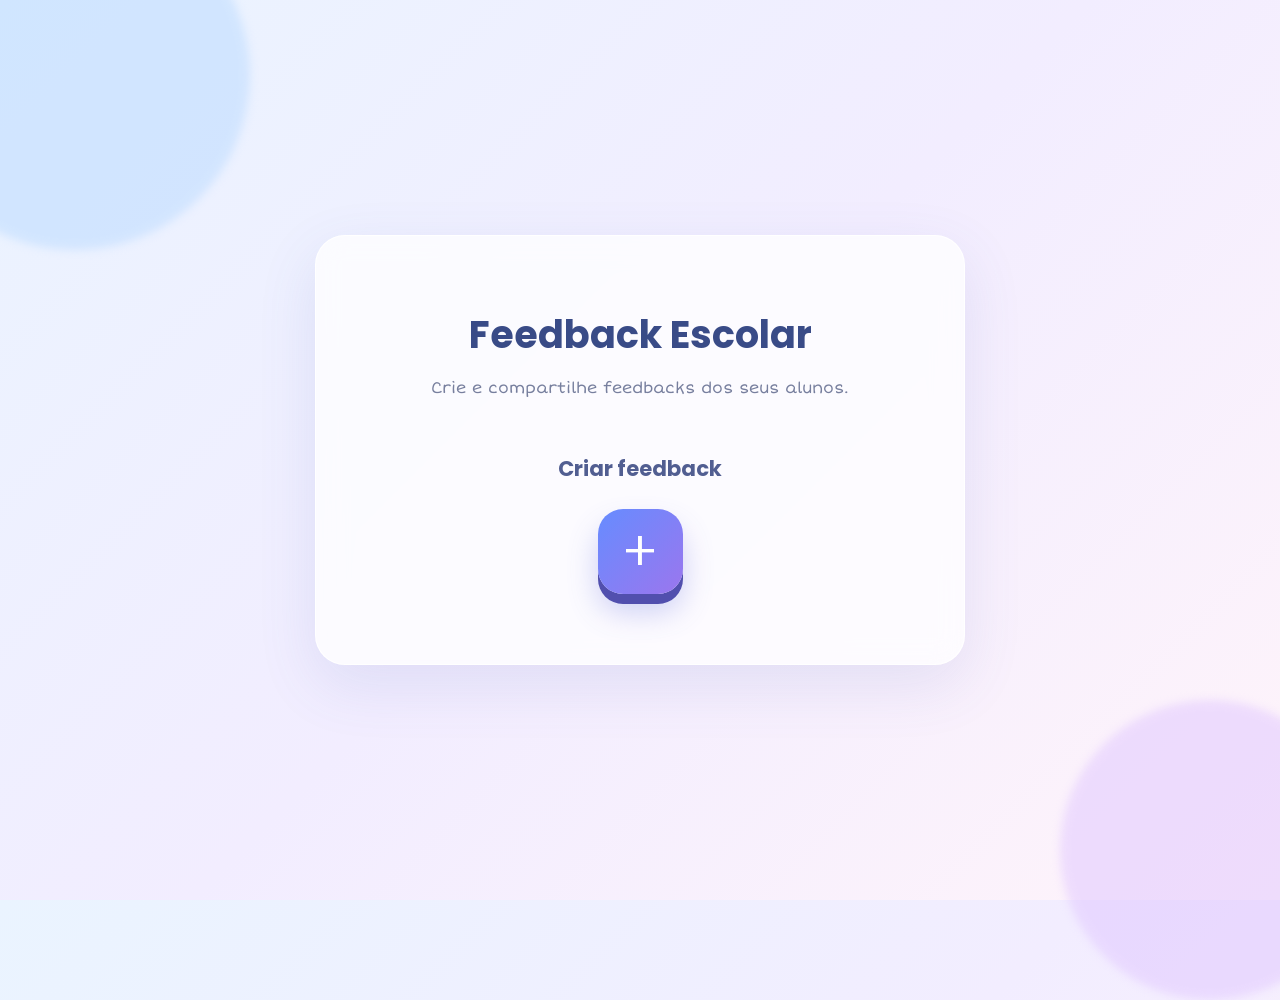
<file: index.html>
<!doctype html>
<html lang="pt-BR">
  <head>
    <meta charset="UTF-8" />
    <meta name="viewport" content="width=device-width, initial-scale=1.0" />

    <title>Feedback Escolar</title>

    <link rel="preconnect" href="https://fonts.googleapis.com" />
    <link rel="preconnect" href="https://fonts.gstatic.com" crossorigin />

    <link
      href="https://fonts.googleapis.com/css2?family=Poppins:wght@400;500;600;700&display=swap"
      rel="stylesheet"
    />

    <link rel="preconnect" href="https://fonts.googleapis.com" />
    <link rel="preconnect" href="https://fonts.gstatic.com" crossorigin />
    <link
      href="https://fonts.googleapis.com/css2?family=Coiny&family=Josefin+Sans:ital,wght@0,100..700;1,100..700&family=Redaction+50:ital,wght@0,400;0,700;1,400&family=Short+Stack&display=swap"
      rel="stylesheet"
    />

    <link rel="stylesheet" href="style.css" />
  </head>

  <body>
    <main class="inicio">
      <h1>Feedback Escolar</h1>

      <p>Crie e compartilhe feedbacks dos seus alunos.</p>

      <h2>Criar feedback</h2>

      <!-- LINK PARA A PÁGINA DO FORMULÁRIO -->
      <a href="formulario.html" class="btn-criar">+</a>
    </main>
  </body>
</html>
</file>
<file: style.css>
/* ==========================
   CONFIGURAÇÕES GERAIS
========================== */

* {
  margin: 0;
  padding: 0;
  box-sizing: border-box;
}

body {
  font-family: "Segoe UI", Arial, sans-serif;
  min-height: 100vh;

  background: linear-gradient(135deg, #eaf4ff, #f2edff, #fff4fa);

  display: flex;
  justify-content: center;
  align-items: center;

  overflow: hidden;
  font-family: "Poppins", sans-serif;
}

/* ==========================
   ELEMENTOS DECORATIVOS
========================== */

body::before {
  content: "";
  position: absolute;

  width: 350px;
  height: 350px;

  background: #b8d9ff;
  border-radius: 50%;

  top: -100px;
  left: -100px;

  opacity: 0.5;
  filter: blur(5px);

  animation: flutuar 7s infinite alternate;
}

body::after {
  content: "";
  position: absolute;

  width: 300px;
  height: 300px;

  background: #dfc5ff;
  border-radius: 50%;

  bottom: -100px;
  right: -80px;

  opacity: 0.5;
  filter: blur(5px);

  animation: flutuar 9s infinite alternate-reverse;
}

@keyframes flutuar {
  from {
    transform: translateY(0px);
  }

  to {
    transform: translateY(-30px);
  }
}

/* ==========================
   CONTEÚDO PRINCIPAL
========================== */

.inicio {
  position: relative;
  z-index: 2;

  width: 90%;
  max-width: 650px;

  padding: 70px 30px;

  text-align: center;

  background: rgba(255, 255, 255, 0.75);

  border: 1px solid rgba(255, 255, 255, 0.9);

  border-radius: 30px;

  box-shadow: 0 20px 60px rgba(80, 100, 180, 0.12);

  backdrop-filter: blur(15px);

  animation: aparecer 1s ease;
}

@keyframes aparecer {
  from {
    opacity: 0;
    transform: translateY(30px);
  }

  to {
    opacity: 1;
    transform: translateY(0);
  }
}

/* ==========================
   TÍTULOS
========================== */

.inicio h1 {
  font-size: 38px;

  color: #394b87;

  margin-bottom: 15px;

  font-weight: 700;
}

.inicio p {
  font-size: 16px;

  color: #777f9e;

  margin-bottom: 55px;
  font-family: "Short Stack", cursive;
  font-weight: 400;
  font-style: normal;
}

.inicio h2 {
  font-size: 21px;

  color: #515e91;

  margin-bottom: 25px;
}

/* ==========================
   BOTÃO CRIAR FEEDBACK
========================== */

.btn-criar {
  display: inline-flex;

  justify-content: center;
  align-items: center;

  width: 85px;
  height: 85px;

  font-size: 55px;
  font-weight: 300;

  color: white;

  text-decoration: none;

  background: linear-gradient(135deg, #668cff, #9b76ee);

  border-radius: 25px;

  box-shadow:
    0 10px 0 #514fae,
    0 18px 30px rgba(91, 102, 220, 0.3);

  transition: all 0.25s ease;

  cursor: pointer;

  transform-style: preserve-3d;
}

/* EFEITO AO PASSAR O MOUSE */

.btn-criar:hover {
  transform: translateY(-7px) scale(1.08);

  box-shadow:
    0 14px 0 #514fae,
    0 25px 40px rgba(91, 102, 220, 0.4);

  background: linear-gradient(135deg, #7ca0ff, #b08afa);
}

/* EFEITO AO CLICAR */

.btn-criar:active {
  transform: translateY(5px) scale(0.95);

  box-shadow:
    0 3px 0 #514fae,
    0 8px 15px rgba(91, 102, 220, 0.2);
}

/* ==========================
   RESPONSIVIDADE
========================== */

@media (max-width: 600px) {
  .inicio {
    padding: 50px 20px;
  }

  .inicio h1 {
    font-size: 29px;
  }

  .inicio p {
    font-size: 14px;
  }

  .inicio h2 {
    font-size: 19px;
  }

  .btn-criar {
    width: 75px;
    height: 75px;
    font-size: 48px;
  }
}
</file>
